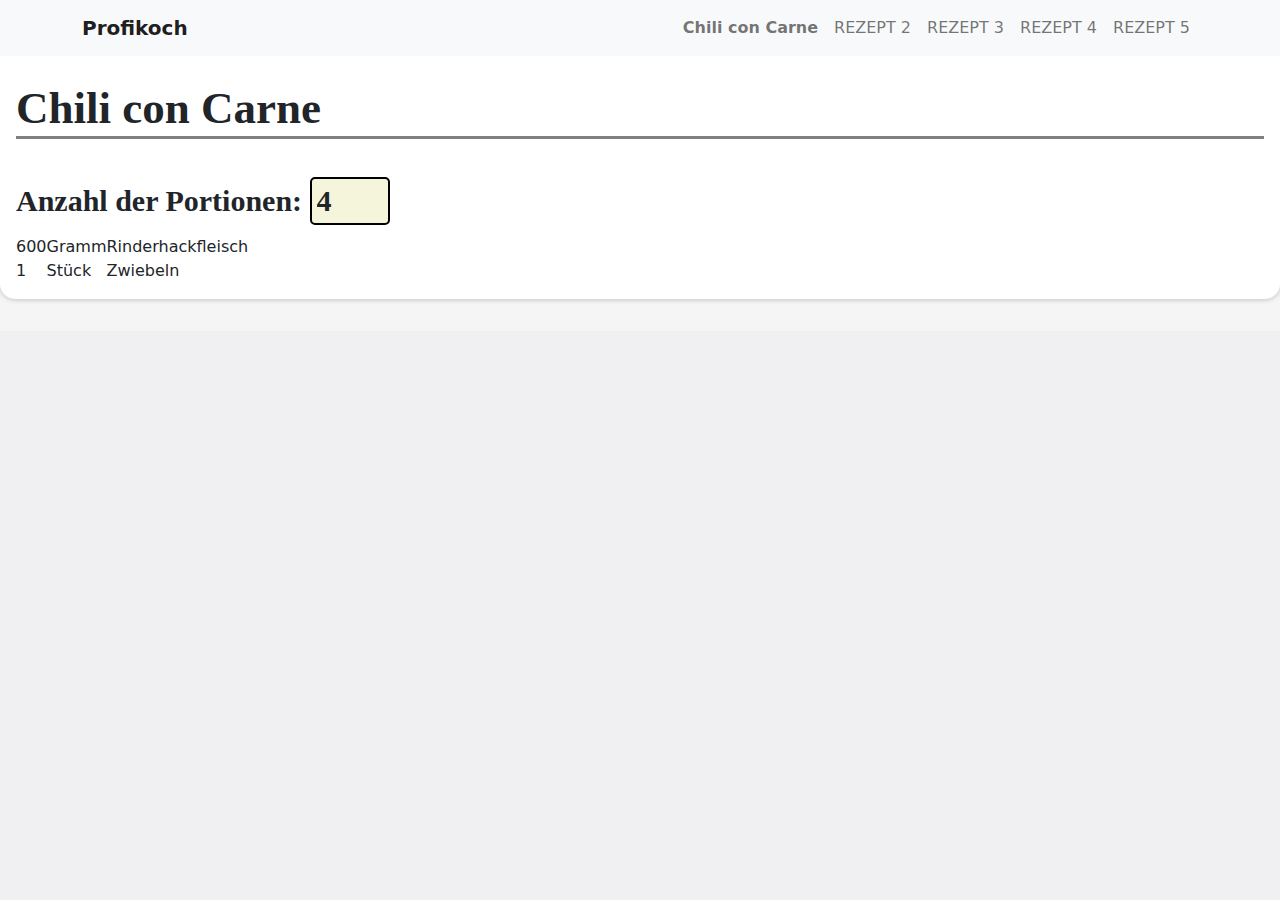
<file: seite.html>
<!DOCTYPE html>
<html lang="de">
<head prefix="og: https://ogp.me/ns#">

<title>Chili Con Carne - Profikoch</title>
<meta charset="UTF-8">
<meta name="viewport" content="width=device-width, initial-scale=1" />
<meta name="description" content="Leckeres Chili con Carne | Profikoch Website - Hier gibt es viele leckere Rezepte!" />
<meta name="keywords" content="Profikoch, Rezepte" />
<meta name="author" content="fab3F, TheKingsSergeant, Flylineo" />

<!-- base href="https://profikoch.netlify.app" target="_self" /-->

<link rel="stylesheet" href="/css/reset.css" type="text/css">
<link rel="stylesheet" href="css/main.css" type="text/css">
<link rel="stylesheet" href="css/bootstrap.min.css" type="text/css">
<script src="js/bootstrap.bundle.min.js" type="text/javascript"></script>

<link rel="stylesheet" href="css/styles.css" type="text/css">
<script src="js/rechner.js" type="text/javascript" defer></script>

<link rel="icon" type="image/png" href="images/HIER AUCH BILD REIN" />

<meta property="og:title" content="Profikoch" />
<meta property="og:url" content="https://profikoch.netlify.app" />
<meta property="og:description" content="Leckeres Chili con Carne | Profikoch Website - Hier gibt es viele leckere Rezepte!" />
<meta property="og:image" content="images/HIER MUSS NOCH EIN BILD REIN" />

</head>
<body>

<!-- Neues HTML Element: Der Divider (div) kann dazu genutzt werden, die Website in verschiedene Abschnitte zu unterteilen und/oder Inhalte voneinander zu trennen 
Das Element selbst ist nicht auf der Website sichtbar, außer es wird mit CSS z.B. eine Border hinzugefügt -->
<!-- Neues CSS Element: Padding und Margin sind für die Regulierung von Abständen zuständig. Padding bestimmt den Abstand innerhalb eines Elements zu seiner Border.
Margin bestimmt den Abstand eines Elements zum nächsten Element -->

<!-- Navigation -->
<nav class="navbar navbar-expand-lg navbar-light bg-light">
  <div class="container">
    <a class="navbar-brand" href="#"><b>Profikoch</b></a>
    <button class="navbar-toggler" type="button" data-bs-toggle="collapse" data-bs-target="#navbarResponsive" aria-controls="navbarResponsive" aria-expanded="false" aria-label="Toggle navigation">
      <span class="navbar-toggler-icon"></span>
    </button>
    <div class="collapse navbar-collapse" id="navbarResponsive">
      <ul class="navbar-nav ms-auto">
        <li class="nav-item active">
          <a class="nav-link" href="#">Chili con Carne</a>
        </li>
        <li class="nav-item">
          <a class="nav-link" href="#">REZEPT 2</a>
        </li>
        <li class="nav-item">
          <a class="nav-link" href="#">REZEPT 3</a>
        </li>
        <li class="nav-item">
          <a class="nav-link" href="#">REZEPT 4</a>
        </li>
        <li class="nav-item">
          <a class="nav-link" href="#">REZEPT 5</a>
        </li>
      </ul>
    </div>
  </div>
</nav>

<!-- Content -->
<div class="background">
  <section class="container content">
    <h1>Chili con Carne</h1>
    <h3>Anzahl der Portionen: <input class="portionen" oninput="rechnen(this.value);" type="number" name="portinen" id="portinen" value="4"></h3>
    <table id="zutaten-tabelle">
      <tr>
        <td>600</td>
        <td>Gramm</td>
        <td>Rinderhackfleisch</td>
      </tr>
      <tr>
        <td>1</td>
        <td>Stück</td>
        <td>Zwiebeln</td>
      </tr>
    </table>  
  </section> 
</div>
</body>
</html>
</file>
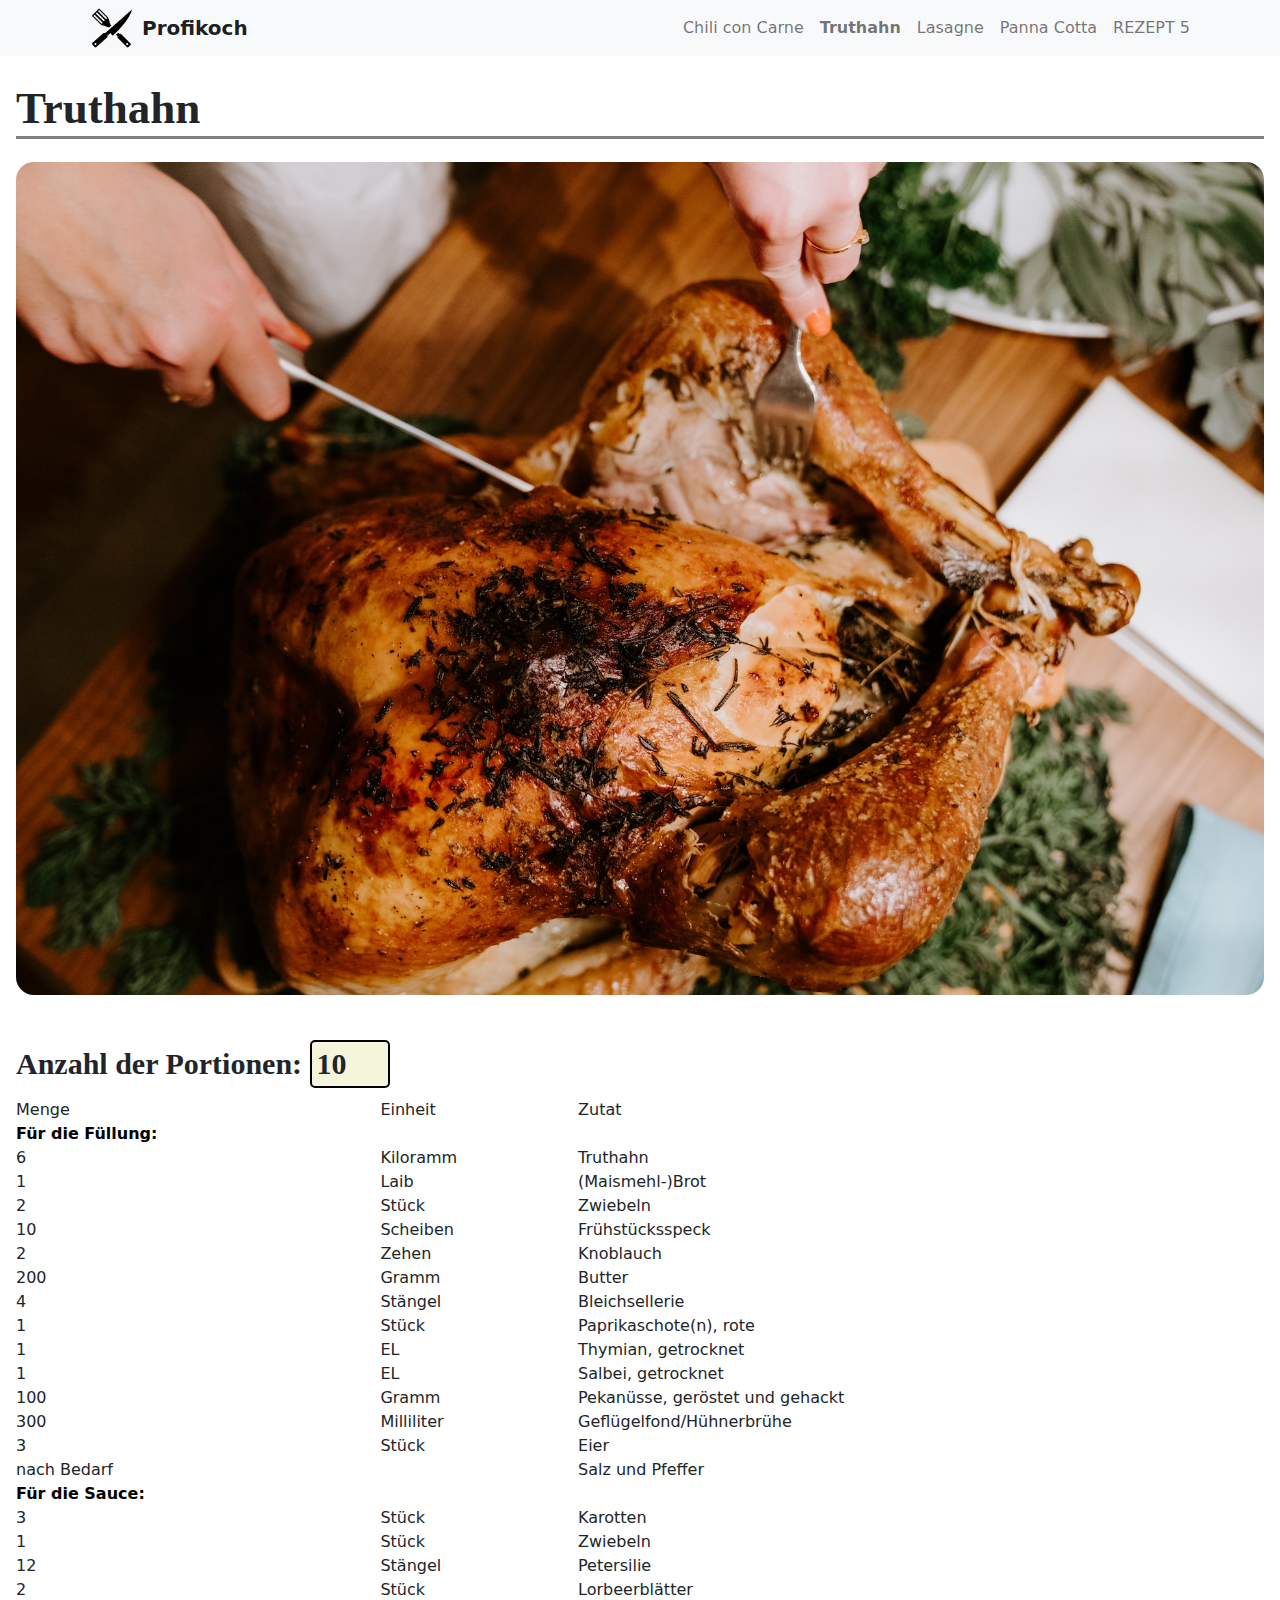
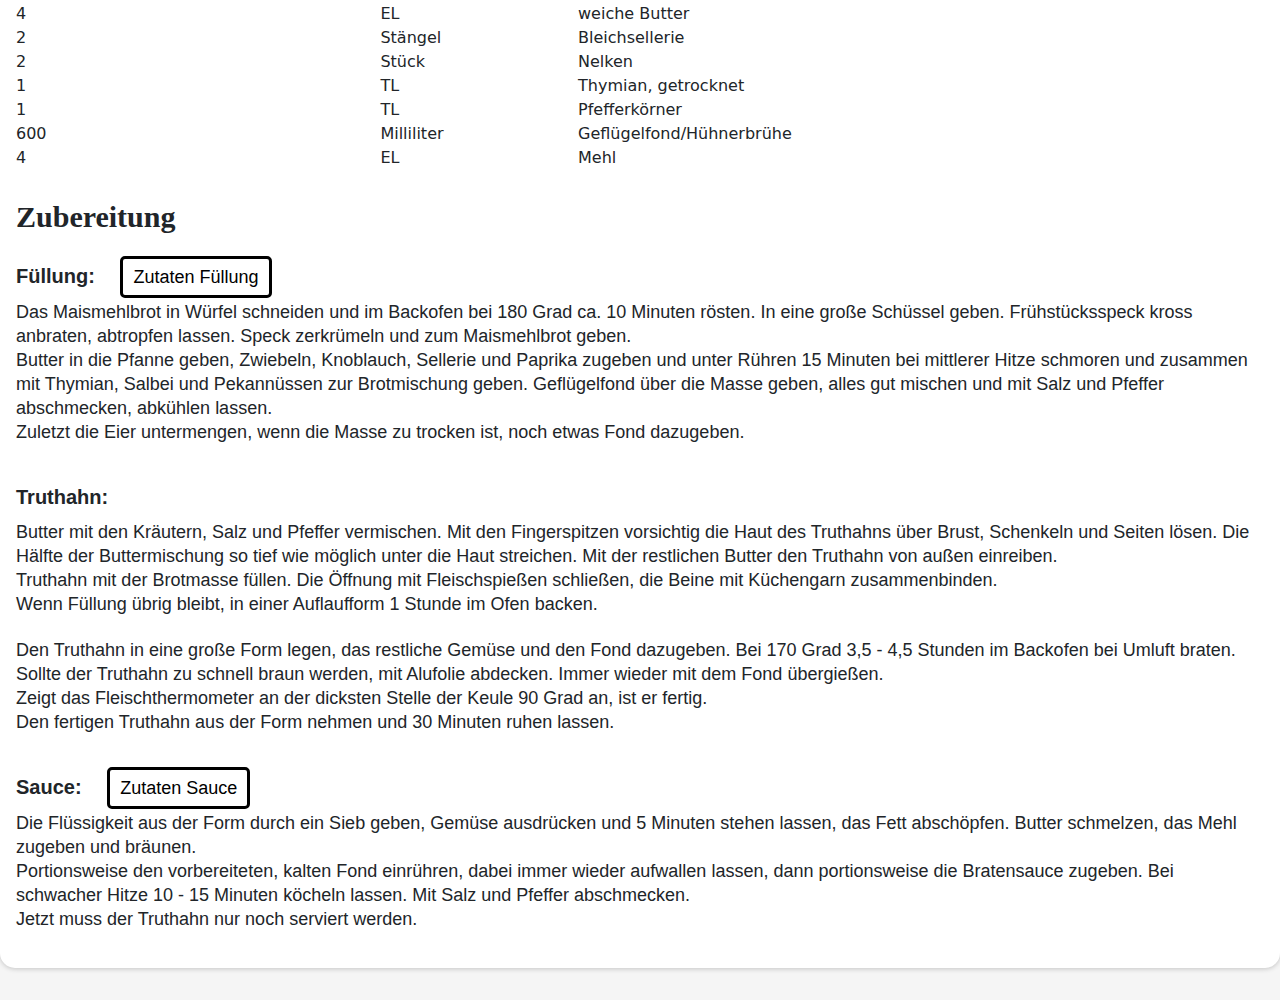
<file: Truthahn.html>
<!DOCTYPE html>
<html lang="de">
<head prefix="og: https://ogp.me/ns#">

<title>Truthahn - Profikoch</title>
<meta charset="UTF-8">
<meta name="viewport" content="width=device-width, initial-scale=1" />
<meta name="description" content="Saftiger Truthahn | Profikoch Website - Hier gibt es viele leckere Rezepte!" />
<meta name="keywords" content="Profikoch, Rezepte, Truthahn" />
<meta name="author" content="fab3F, TheKingsSergeant, Flylineo" />

<!-- base href="https://profikoch.netlify.app" target="_self" /-->

<link rel="stylesheet" href="css/reset.css" type="text/css">
<link rel="stylesheet" href="css/main.css" type="text/css">
<link rel="stylesheet" href="css/bootstrap.min.css" type="text/css">
<script src="js/bootstrap.bundle.min.js" type="text/javascript"></script>

<link rel="stylesheet" href="css/styles.css" type="text/css">
<script src="js/rechner.js" type="text/javascript" defer></script>

<link rel="icon" type="image/png" href="images/favicon.png" />

<meta property="og:title" content="Profikoch" />
<meta property="og:url" content="https://profikoch.netlify.app" />
<meta property="og:description" content="Thangsgiving-Truthahn | Profikoch Website - Hier gibt es viele leckere Rezepte!" />
<meta property="og:image" content="images/favicon.png" />

<style>
  .Zutatenlink {
  padding-top: 8px;
  padding-bottom: 8px;
  padding-left: 10px;
  padding-right: 10px;
  font: normal 18px/24px "Source Sans Pro",Arial,sans-serif; 
  border-color: black;
  border-style: solid;
  border-radius: 5px;
  color: black;
  margin-left: 20px;
  margin-right: 20px;
  }
  
  a:link { text-decoration: none;color:black; }
  a:visited { text-decoration: none; color:rgb(0, 122, 0); }
  a:hover { text-decoration: none; color:rgb(0, 122, 0); }
  a:active { text-decoration: none; color:rgb(0, 122, 0); }
  </style>

</head>
<body>

<!-- Neues HTML Element: Der Divider (div) kann dazu genutzt werden, die Website in verschiedene Abschnitte zu unterteilen und/oder Inhalte voneinander zu trennen 
Das Element selbst ist nicht auf der Website sichtbar, außer es wird mit CSS z.B. eine Border hinzugefügt -->
<!-- Neues CSS Element: Padding und Margin sind für die Regulierung von Abständen zuständig. Padding bestimmt den Abstand innerhalb eines Elements zu seiner Border.
Margin bestimmt den Abstand eines Elements zum nächsten Element -->

<!-- Navigation -->
<nav class="navbar navbar-expand-lg navbar-light bg-light">
  <div class="container">
    <a href="#"> 
      <img src="images/favicon.png" class="logo responsive" alt="Logo"> 
    </a>
    <a class="navbar-brand" href="#"><b>Profikoch</b></a>
    <button class="navbar-toggler" type="button" data-bs-toggle="collapse" data-bs-target="#navbarResponsive" aria-controls="navbarResponsive" aria-expanded="false" aria-label="Toggle navigation">
      <span class="navbar-toggler-icon"></span>
    </button>
    <div class="collapse navbar-collapse" id="navbarResponsive">
      <ul class="navbar-nav ms-auto">
        <li class="nav-item">
          <a class="nav-link" href="chili-con-carne.html">Chili con Carne</a>
        </li>
        <li class="nav-item active">
          <a class="nav-link" href="truthahn.html">Truthahn</a>
        </li>
        <li class="nav-item">
          <a class="nav-link" href="lasagne.html">Lasagne</a>
        </li>
        <li class="nav-item">
          <a class="nav-link" href="panna-cotta.html">Panna Cotta</a>
        </li>
        <li class="nav-item">
          <a class="nav-link" href="#">REZEPT 5</a>
        </li>
      </ul>
    </div>
  </div>
</nav>

<!-- Content -->
<div class="background">
  <section class="container content">
    <h1>Truthahn</h1>

    <img src="images/truthahn2.jpg" type="image/jpg" alt="Truthahn" class="responsive">

    <h3>Anzahl der Portionen: <input class="portionen" oninput="calculate(this.value);" type="number" name="portionen" id="portionen" value="10"></h3> 
    
    
      <table id="zutaten-tabelle" class="responsive">
        <thead>
          <tr>
            <th>Menge</th>
            <th>Einheit</th>
            <th>Zutat</th>
          </tr>
        </thead>
        <tbody>
          <tr> 
            <td><a id="Füllung"><b>Für die Füllung:</b></a></td> 
          </tr>
          <tr>
            <td>6</td>
            <td>Kiloramm</td>
            <td>Truthahn</td>
          </tr>
          <tr>
            <td>1</td>
            <td>Laib</td>
            <td>(Maismehl-)Brot</td>
          </tr>
          <tr>
            <td>2</td>
            <td>Stück</td>
            <td>Zwiebeln</td>
          </tr>
          <tr>
            <td>10</td>
            <td>Scheiben</td>
            <td>Frühstücksspeck</td>
          </tr>
          <tr>
            <td>2</td>
            <td>Zehen</td>
            <td>Knoblauch</td>
          </tr>
          <tr>
            <td>200</td>
            <td>Gramm</td>
            <td>Butter</td>
          </tr>
          <tr>
            <td>4</td>
            <td>Stängel</td>
            <td>Bleichsellerie</td>
          </tr>
          <tr>
            <td>1</td>
            <td>Stück</td>
            <td>Paprikaschote(n), rote</td>
          </tr>
          <tr>
            <td>1</td>
            <td>EL</td>
            <td>Thymian, getrocknet</td>
          </tr>
          <tr>
            <td>1</td>
            <td>EL</td>
            <td>Salbei, getrocknet</td>
          </tr>
          <tr>
            <td>100</td>
            <td>Gramm</td>
            <td>Pekanüsse, geröstet und gehackt</td>
          </tr>
          <tr>
            <td>300</td>
            <td>Milliliter</td>
            <td>Geflügelfond/Hühnerbrühe</td>
          </tr>
          <tr>
            <td>3</td>
            <td>Stück</td>
            <td>Eier</td>
          </tr>
          <tr>
            <td>nach Bedarf</td>
            <td></td>
            <td>Salz und Pfeffer</td>
          </tr>
          <tr>
            <td><a id="Sauce"><b>Für die Sauce:</b></a></td>
          </tr>
          <tr>
            <td>3</td>
            <td>Stück</td>
            <td>Karotten</td>
          </tr>
          <tr>
            <td>1</td>
            <td>Stück</td>
            <td>Zwiebeln</td>
          </tr>
          <tr>
            <td>12</td>
            <td>Stängel</td>
            <td>Petersilie</td>
          </tr>
          <tr>
            <td>2</td>
            <td>Stück</td>
            <td>Lorbeerblätter</td>
          </tr>
          <tr>
            <td>4</td>
            <td>EL</td>
            <td>weiche Butter</td>
          </tr>
          <tr>
            <td>2</td>
            <td>Stängel</td>
            <td>Bleichsellerie</td>
          </tr>
          <tr>
            <td>2</td>
            <td>Stück</td>
            <td>Nelken</td>
          </tr>
          <tr>
            <td>1</td>
            <td>TL</td>
            <td>Thymian, getrocknet</td>
          </tr>
          <tr>
            <td>1</td>
            <td>TL</td>
            <td>Pfefferkörner</td>
          </tr>
          <tr>
            <td>600</td>
            <td>Milliliter</td>
            <td>Geflügelfond/Hühnerbrühe</td>
          </tr>
          <tr>
            <td>4</td>
            <td>EL</td>
            <td>Mehl</td>
          </tr>
        </tbody>
      </table>


    <h3>Zubereitung</h3>

    <h4>Füllung:     <a href="truthahn.html/#Füllung" class="Zutatenlink">Zutaten Füllung</a></h4>
    <p>Das Maismehlbrot in Würfel schneiden und im Backofen bei 180 Grad ca. 10 Minuten rösten. In eine große Schüssel geben.
    Frühstücksspeck kross anbraten, abtropfen lassen. Speck zerkrümeln und zum Maismehlbrot geben. <br>
    Butter in die Pfanne geben, Zwiebeln, Knoblauch, Sellerie und Paprika zugeben und unter Rühren 15 Minuten bei mittlerer Hitze schmoren und zusammen mit Thymian, Salbei und Pekannüssen zur Brotmischung geben. Geflügelfond über die Masse geben, alles gut mischen und mit Salz und Pfeffer abschmecken, abkühlen lassen.<br>
    Zuletzt die Eier untermengen, wenn die Masse zu trocken ist, noch etwas Fond dazugeben. </p>
    
    <h4>Truthahn:</h4>
    <p>Butter mit den Kräutern, Salz und Pfeffer vermischen. 
      Mit den Fingerspitzen vorsichtig die Haut des Truthahns über Brust, Schenkeln und Seiten lösen. 
      Die Hälfte der Buttermischung so tief wie möglich unter die Haut streichen. Mit der restlichen Butter den Truthahn von außen einreiben.<br>
      Truthahn mit der Brotmasse füllen. Die Öffnung mit Fleischspießen schließen, die Beine mit Küchengarn zusammenbinden.<br>
      Wenn Füllung übrig bleibt, in einer Auflaufform 1 Stunde im Ofen backen. </p>
   
      <p>Den Truthahn in eine große Form legen, das restliche Gemüse und den Fond dazugeben.
      Bei 170 Grad 3,5 - 4,5 Stunden im Backofen bei Umluft braten. <br>
      Sollte der Truthahn zu schnell braun werden, mit Alufolie abdecken. Immer wieder mit dem Fond übergießen.<br>
      Zeigt das Fleischthermometer an der dicksten Stelle der Keule 90 Grad an, ist er fertig.<br> 
      Den fertigen Truthahn aus der Form nehmen und 30 Minuten ruhen lassen.</p>

    <h4>Sauce:   <a href="truthahn.html/#Sauce" class="Zutatenlink">Zutaten Sauce</a></h4> 
    
    <p>Die Flüssigkeit aus der Form durch ein Sieb geben, Gemüse ausdrücken und 5 Minuten stehen lassen, das Fett abschöpfen. Butter schmelzen, das Mehl zugeben und bräunen.<br>
       Portionsweise den vorbereiteten, kalten Fond einrühren, dabei immer wieder aufwallen lassen, dann portionsweise die Bratensauce zugeben. 
       Bei schwacher Hitze 10 - 15 Minuten köcheln lassen. Mit Salz und Pfeffer abschmecken. <br>
      Jetzt muss der Truthahn nur noch serviert werden. </p>
  </section> 
</div>
</body>
</html>
</file>
<file: css/main.css>
*, *:after, *:before {
  -webkit-box-sizing: border-box;
  -moz-box-sizing: border-box;
  box-sizing: border-box;
}

html {
  -ms-text-size-adjust: none;
  -webkit-text-size-adjust: none;
  -webkit-touch-callout: none;
  -webkit-tap-highlight-color: transparent;
  -webkit-tap-highlight-color: rgba(0, 0, 0, 0);
  -moz-osx-font-smoothing: auto;
  -webkit-font-smoothing: subpixel-antialiased;
  font-smooth: always;
  scroll-behavior: smooth;
  min-height: 100%;
}

head {
    display: none;
}
</file>
<file: css/styles.css>
body {
    background-color: #F0F0F2;
}

.active a{
    font-weight: 700;
}

.responsive {
    width: 100%;
    height: auto;
}

.center {
    display: block;
    margin-left: auto;
    margin-right: auto;
    width: 50%;
}

@media(hover: hover){
    .nav-link {
        transition: transform .2s;
    }
    
    .nav-link:hover {
        transform: scale(1.05);
    }
}

.logo {
    max-width: 40px;
    max-height: 40px;
    margin-right: 10px;
    margin-left: 10px;
}

.content * {
    max-width: 1248px;
}

.carousel-item {
    height: 65vh;
    min-height: 350px;
    background: no-repeat center center scroll;
    -webkit-background-size: cover;
    -moz-background-size: cover;
    -o-background-size: cover;
    background-size: cover;
}

.carousel-caption{
    background-color: rgba(146, 135, 140, 0.50);
    padding: 5px;
    border: black 1px solid;
    border-style: none;
    border-radius: 10px;
    left: 20%;
    right: 20%;
    transition: transform .3s;
}

.carousel-caption:hover{
    transform: scale(1.05);
}

.background {
    background-color: #f5f5f5;
    position: relative;
    margin: 0 auto;
    overflow-x: hidden;
    height: auto;
}

.content {
    display: block;
    background-color: #fff;
    min-width: 320px;
    max-width: 1280px;
    position: relative;
    margin-bottom: 2rem;
    padding: 1rem;
    width: 100%;
    border-radius: 0 0 15px 15px;
    box-shadow: 0 1px 5px 0 rgb(0 0 0 / 20%);
}


.content h1 {
    padding-top: 10px;
    padding-bottom: 2px;
    border-bottom: 3px solid grey;
    font: 800 45px "Source Serif Pro",serif;
}

.content h2 {
    padding-top: 30px;
    padding-bottom: 2px;
    font: 500 35px "Source Serif Pro",serif;
    font-weight: bold;
}

.content h3 {
    padding-top: 30px;
    padding-bottom: 2px;
    font: 500 30px "Source Serif Pro",serif;
    font-weight: bold;
}

.content h4 {
    padding-top: 20px;
    padding-bottom: 2px;
    font: 600 20px/24px "Source Sans Pro",Arial,sans-serif;
}
.content h5 {
    padding-top: 15px;
    padding-bottom: 2px;
    font: 400 20px "Source Serif Pro",serif;
}

.content p {
    padding-top: 1px;
    padding-bottom: 5px;
    font: normal 18px/24px "Source Sans Pro",Arial,sans-serif;
}

.content b {
    color: black;
    
}
.content img {
    margin: 15px 0px;
    border: black 1px solid;
    border-style: none;
    border-radius: 18px;
}

.portionen {
    padding: 5px;
    max-width: 5rem;
    border: 2px solid black;
    border-radius: 5px;
    background-color: beige;
}

.zutaten-tabelle {
    font-size: 20px;
    border-collapse: separate;
    border-spacing: 0 5px;
    
}

.zutaten-tabelle thead tr {
    border-spacing: 100px 0;
}

.zutaten-tabelle th {
    background-color: beige;
    font-weight: 600;
    padding: 10px;
    text-align: center;
    align-items: center;
}

.zutaten-tabelle th:first-child {
    border-left-style: solid;
    border-top-left-radius: 18px; 
    border-bottom-left-radius: 18px;
}

.zutaten-tabelle th:last-child {
    border-right-style: solid;
    border-bottom-right-radius: 18px; 
    border-top-right-radius: 18px; 
}

.zutaten-tabelle td {
    padding: 10px 5px;
    text-align: center;
    border: solid 1px white;
    border-style: none;
    text-align: center;
    align-items: center;
}

.zutaten-tabelle td:first-child {
    border-left-style: solid;
    border-top-left-radius: 18px; 
    border-bottom-left-radius: 18px;
}

.zutaten-tabelle td:last-child {
    border-right-style: solid;
    border-bottom-right-radius: 18px; 
    border-top-right-radius: 18px; 
}

.zutaten-tabelle tr:nth-of-type(odd) td {
    background-color: #dddddd;
}

.zutatenlink {
    display: inline-flex;
    border-radius: 8px;
    background-color: #bfbfbc;
    color: black;
    padding: 4px 8px;
    text-decoration: none;
    align-items: center;
    margin-left: 10px;
    margin-right: 10px;
    transition: transform .2s;
}

.zutatenlink:hover {
    color: black;
    transform: scale(1.1);
}

.h-with-button {
    display: inline-flex;
}

.rezept {
    clear: left;
}

.rezept a {
    float: left;
    margin-right: 30px;
    max-width: 650px;
}

.recipe_img {
    border: 2px solid black !important;
    border-style: solid !important;
    border-radius: 18px;
    transition: transform .5s;
}

.recipe_img:hover {
    color: black;
    transform: scale(1.03);
    overflow: hidden;
}



.rezeptlink {
    border-radius: 8px;
    border: 0px solid white;
    border-style: none;
    background-color: #bfbfbc;
    color: black;
    padding: 4px 8px;
    text-decoration: none;
    align-items: center;
    transition: transform .2s;
}

.rezeptlink:hover {
    transform: scale(1.02);
    overflow: hidden;
    color: black;
}

.icon {
    transition: transform .4s;
}

.icon:hover {
    color: black;
    transform: scale(1.05);
    overflow: hidden;
    cursor: pointer;
}


/*modifiziert von https://codepen.io/nohoid/pen/eYXpNL */
.rainbow {
    background: linear-gradient(124deg, #ff2400,#ff2400, #e81d1d, #e8b71d, #e3e81d, #1de840, #1ddde8, #2b1de8, #dd00f3, #dd00f3,#ff2400,#ff2400 );
    background-size: 1000% 1000%;
    animation: rainbow 20s ease infinite;
    backdrop-filter: blur(5px);
    
}
.rainbow_txt {
    -webkit-background-clip: text;
    background-clip:text; 
    color:transparent;
}
@keyframes rainbow {
     0%{background-position:0% 0%}
     2%{background-position:4% 4%}
     99%{ background-position:96% 96%;}
     100%{background-position:100% 100%}
}
</file>
